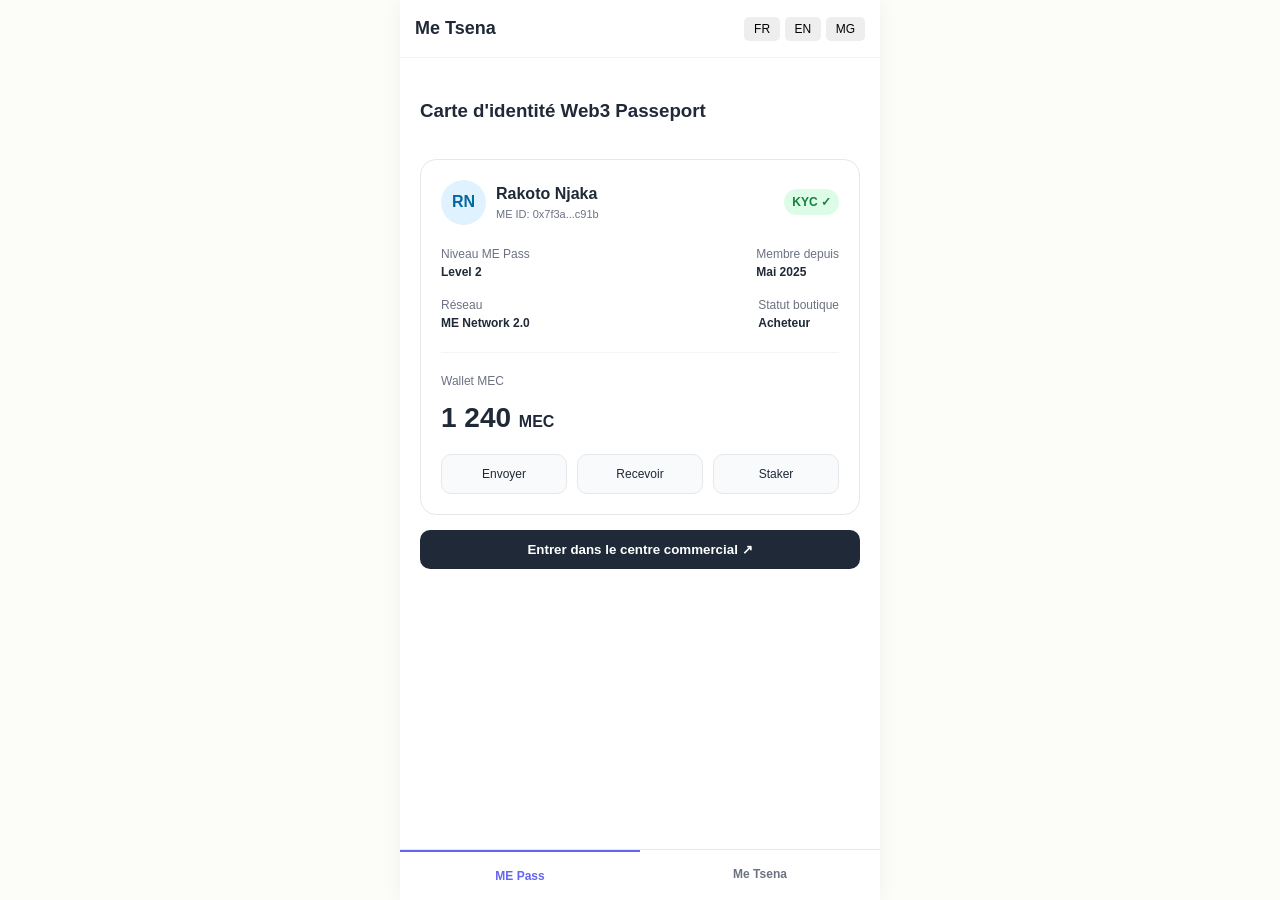
<file: index.html>
<!DOCTYPE html>
<html lang="fr">
<head>
  <meta charset="UTF-8">
  <meta name="viewport" content="width=device-width, initial-scale=1.0">
  <title>Me Tsena - Mall Décentralisé</title>
  <link rel="stylesheet" href="style.css">
  <link rel="manifest" href="/manifest.json">
</head>
<body>

  <div class="app-container">
    
    <header>
      <div style="font-weight: bold; font-size: 18px;">Me Tsena</div>
      <div>
        <button class="btn-lang" onclick="changeLanguage('fr')">FR</button>
        <button class="btn-lang" onclick="changeLanguage('en')">EN</button>
        <button class="btn-lang" onclick="changeLanguage('mg')">MG</button>
      </div>
    </header>

    <main id="screen-mepass" class="screen active">
      <h3 data-i18n="mepass_title">Passeport d'identité Web3</h3>
      
      <div class="mepass-card">
        <div class="mepass-header">
          <div style="display: flex; align-items: center; gap: 10px;">
            <div class="user-avatar">RN</div>
            <div>
              <div style="font-weight: bold;">Rakoto Njaka</div>
              <div style="font-size: 11px; color: var(--text-gray);">ME ID: 0x7f3a...c91b</div>
            </div>
          </div>
          <div class="badge-kyc">KYC ✓</div>
        </div>

        <div style="display: flex; justify-content: space-between; font-size: 12px; margin-bottom: 15px;">
          <div>
            <span style="color: var(--text-gray);" data-i18n="level">Niveau ME Pass</span><br>
            <strong>Level 2</strong>
          </div>
          <div>
            <span style="color: var(--text-gray);" data-i18n="member_since">Membre depuis</span><br>
            <strong>Mai 2025</strong>
          </div>
        </div>
        
        <div style="display: flex; justify-content: space-between; font-size: 12px; margin-bottom: 20px;">
          <div>
            <span style="color: var(--text-gray);">Réseau</span><br>
            <strong>ME Network 2.0</strong>
          </div>
          <div>
            <span style="color: var(--text-gray);">Statut boutique</span><br>
            <strong data-i18n="status_buyer">Acheteur</strong>
          </div>
        </div>

        <div class="wallet-box">
          <span style="font-size: 12px; color: var(--text-gray);">Wallet MEC</span>
          <div style="font-size: 28px; font-weight: bold; margin: 5px 0;">1 240 <span style="font-size: 16px;">MEC</span></div>
          
          <div class="wallet-actions">
            <div class="btn-action" data-i18n="send">🔹 Envoyer</div>
            <div class="btn-action" data-i18n="receive">🔸 Recevoir</div>
            <div class="btn-action" data-i18n="stake">🔒 Staker</div>
          </div>
        </div>
      </div>

      <button class="btn-main" onclick="switchScreen('screen-mall')" data-i18n="enter_mall">Entrer dans le centre commercial ↗</button>
    </main>

    <main id="screen-mall" class="screen">
      <h3 data-i18n="mall_title">Boutiques disponibles</h3>
      
      <input type="text" id="search-bar" placeholder="Rechercher une boutique..." style="width: 100%; padding: 10px; border-radius: 8px; border: 1px solid #e5e7eb; box-sizing: border-box;">

      <div class="market-grid">
        <div class="shop-card">
          <div class="shop-icon-placeholder">👕</div>
          <div style="display: flex; justify-content: space-between; align-items: center;">
            <strong>Lamba Malagasy</strong>
            <span class="badge-kyc">KYC ✓</span>
          </div>
          <div style="font-size: 12px; color: var(--text-gray);">Mode • Antananarivo</div>
          <div style="font-size: 12px; margin-top: 5px;">⭐ 4.8</div>
        </div>

        <div class="shop-card">
          <div class="shop-icon-placeholder">💻</div>
          <div style="display: flex; justify-content: space-between; align-items: center;">
            <strong>TechHub MG</strong>
            <span class="badge-kyc">KYC ✓</span>
          </div>
          <div style="font-size: 12px; color: var(--text-gray);">Électronique • En ligne</div>
          <div style="font-size: 12px; margin-top: 5px;">⭐ 4.6</div>
        </div>

        <div class="shop-card">
          <div class="shop-icon-placeholder">🍯</div>
          <div style="display: flex; justify-content: space-between; align-items: center;">
            <strong>Zava-maniry Bio</strong>
            <span class="badge-kyc" style="background:#ffedd5; color:#c2410c;">KYC en cours</span>
          </div>
          <div style="font-size: 12px; color: var(--text-gray);">Alimentation • Fianarantsoa</div>
          <div style="font-size: 12px; margin-top: 5px;">⭐ 4.9</div>
        </div>
      </div>

      <button class="btn-main" style="background: #059669;" data-i18n="open_shop">ouvrir ma boutique ↗</button>
    </main>

    <nav class="nav-tabs">
      <div class="nav-item active" onclick="switchScreen('screen-mepass')" id="nav-mepass">ME Pass</div>
      <div class="nav-item" onclick="switchScreen('screen-mall')" id="nav-mall">Me Tsena</div>
    </nav>

  </div>

  <script src="app.js"></script>
</body>
</html>
</file>
<file: style.css>
:root {
  --primary: #6366f1;
  --bg-main: #fcfcf9;
  --card-bg: #ffffff;
  --text-dark: #1f2937;
  --text-gray: #6b7280;
  
  /* Couleurs thématiques des phases de la maquette */
  --phase-purple: #eedffd;
  --phase-green: #e1f5fe;
  --phase-orange: #fef3c7;
  --phase-red: #fee2e2;
  --phase-blue: #e0f2fe;
}

body {
  font-family: 'Arial', sans-serif;
  background-color: var(--bg-main);
  color: var(--text-dark);
  margin: 0;
  padding: 0;
  line-height: 1.5;
}

.app-container {
  max-width: 480px;
  margin: 0 auto;
  background: var(--card-bg);
  min-height: 100vh;
  box-shadow: 0 0 20px rgba(0,0,0,0.05);
  display: flex;
  flex-direction: column;
}

header {
  padding: 15px;
  display: flex;
  justify-content: space-between;
  align-items: center;
  border-bottom: 1px solid #f3f4f6;
}

.btn-lang {
  background: #eee;
  border: none;
  padding: 5px 10px;
  border-radius: 5px;
  cursor: pointer;
  font-size: 12px;
}

.screen {
  display: none;
  padding: 20px;
  flex-direction: column;
}

.screen.active {
  display: flex;
}

/* Style de la Carte d'identité ME Pass */
.mepass-card {
  background: #fff;
  border: 1px solid #e5e7eb;
  border-radius: 16px;
  padding: 20px;
  margin-top: 15px;
}

.mepass-header {
  display: flex;
  align-items: center;
  justify-content: space-between;
  margin-bottom: 20px;
}

.user-avatar {
  width: 45px;
  height: 45px;
  background: var(--phase-blue);
  border-radius: 50%;
  display: flex;
  align-items: center;
  justify-content: center;
  font-weight: bold;
  color: #0369a1;
}

.badge-kyc {
  background: #dcfce7;
  color: #15803d;
  padding: 4px 8px;
  border-radius: 20px;
  font-size: 12px;
  font-weight: bold;
}

/* Wallet section */
.wallet-box {
  border-top: 1px solid #f3f4f6;
  padding-top: 15px;
}

.wallet-actions {
  display: grid;
  grid-template-columns: repeat(3, 1fr);
  gap: 10px;
  margin-top: 15px;
}

.btn-action {
  background: #f9fafb;
  border: 1px solid #e5e7eb;
  padding: 10px;
  border-radius: 10px;
  text-align: center;
  font-size: 12px;
  cursor: pointer;
}

/* Grille des Boutiques */
.market-grid {
  display: grid;
  grid-template-columns: 1fr;
  gap: 15px;
  margin-top: 15px;
}

.shop-card {
  background: #f9fafb;
  border: 1px solid #e5e7eb;
  border-radius: 12px;
  padding: 15px;
}

.shop-icon-placeholder {
  height: 80px;
  background: #f3f4f6;
  border-radius: 8px;
  display: flex;
  align-items: center;
  justify-content: center;
  margin-bottom: 10px;
}

.btn-main {
  background: var(--text-dark);
  color: white;
  border: none;
  padding: 12px;
  border-radius: 10px;
  font-weight: bold;
  cursor: pointer;
  text-align: center;
  margin-top: 15px;
}

.nav-tabs {
  margin-top: auto;
  display: flex;
  border-top: 1px solid #e5e7eb;
  background: #fff;
}

.nav-item {
  flex: 1;
  text-align: center;
  padding: 15px 0;
  cursor: pointer;
  font-size: 12px;
  font-weight: bold;
  color: var(--text-gray);
}

.nav-item.active {
  color: var(--primary);
  border-top: 2px solid var(--primary);
}
</file>
